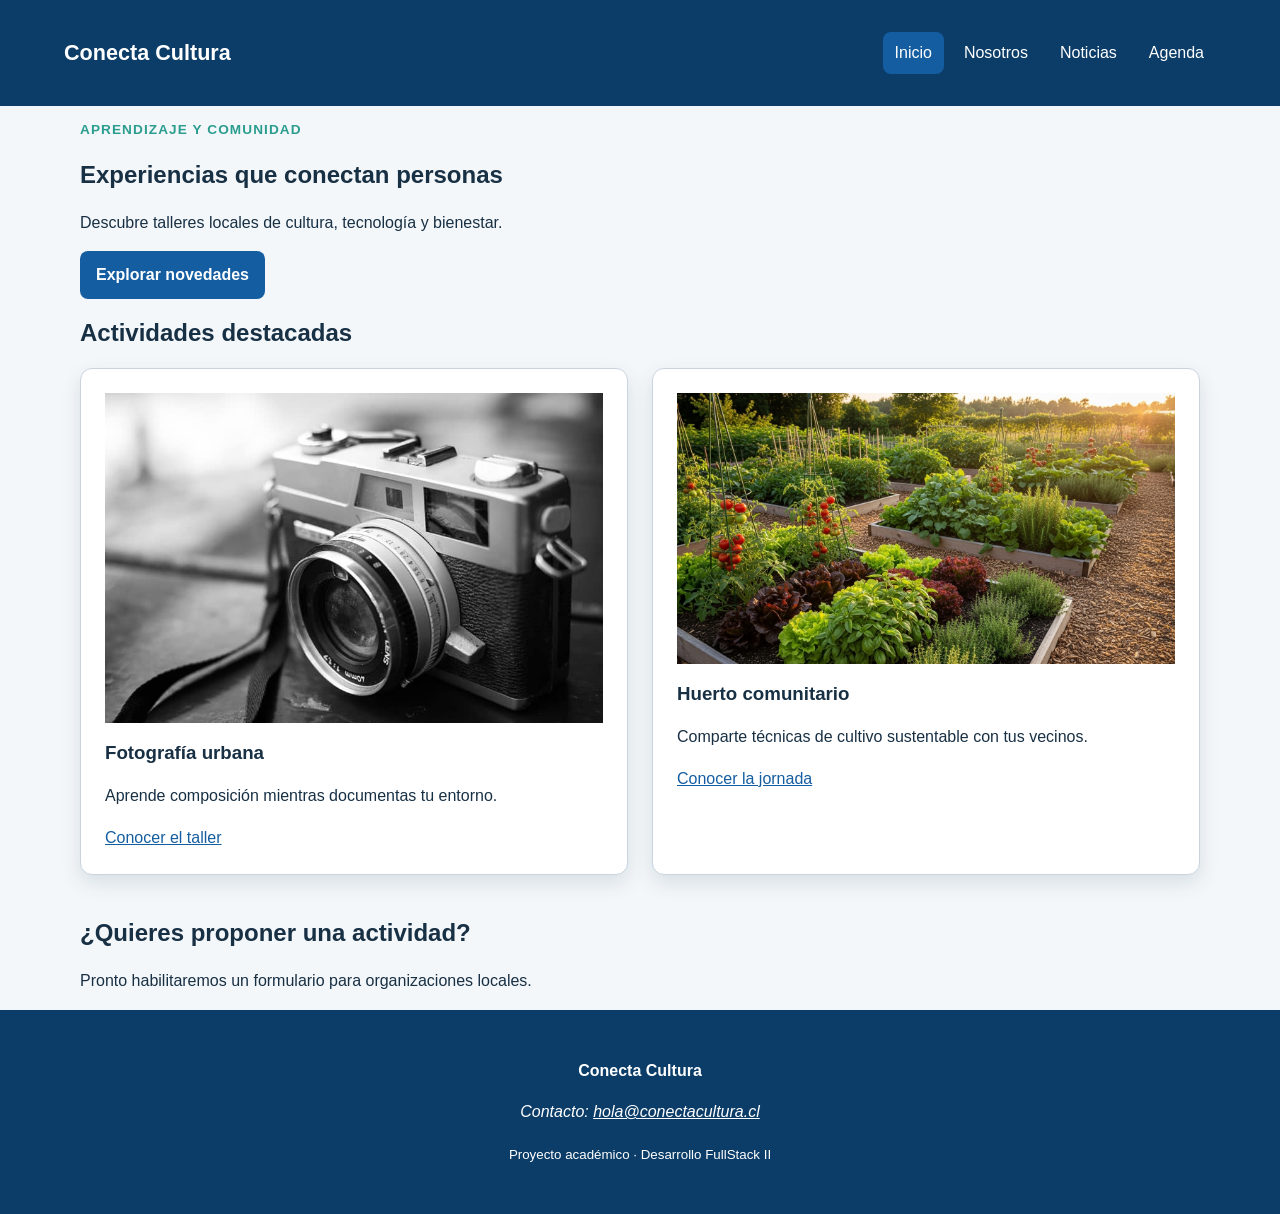
<file: index.html>
<!DOCTYPE html>
<html lang="es">
<head>
  <meta charset="UTF-8">
  <meta name="viewport" content="width=device-width, initial-scale=1.0">
  <meta name="description" content="Talleres y actividades de Conecta Cultura">
  <title>Inicio | Conecta Cultura</title>
  <link rel="stylesheet" href="assets/css/estilos.css">
</head>
<body>
  <a class="salto-contenido" href="#contenido-principal">Ir al contenido</a>
  <header class="cabecera-sitio">
    <a class="marca" href="index.html">Conecta Cultura</a>
    <nav aria-label="Navegación principal">
      <ul class="menu">
        <li><a href="index.html" aria-current="page">Inicio</a></li>
        <li><a href="nosotros.html">Nosotros</a></li>
        <li><a href="noticias.html">Noticias</a></li>
        <li><a href="agenda.html">Agenda</a></li>
      </ul>
    </nav>
  </header>

  <main id="contenido-principal">
    <section class="presentacion">
      <p class="etiqueta">Aprendizaje y comunidad</p>
      <h1>Experiencias que conectan personas</h1>
      <p>Descubre talleres locales de cultura, tecnología y bienestar.</p>
      <a class="boton" href="noticias.html">Explorar novedades</a>
    </section>

    <section aria-labelledby="titulo-actividades">
      <h2 id="titulo-actividades">Actividades destacadas</h2>
      <div class="grilla-tarjetas">
        <article class="tarjeta">
          <img src="assets/img/fotografia.jpg"
               alt="Participantes fotografiando edificios del barrio">
          <h3>Fotografía urbana</h3>
          <p>Aprende composición mientras documentas tu entorno.</p>
          <a href="noticia-detalle-1.html">Conocer el taller</a>
        </article>
        <article class="tarjeta">
          <img src="assets/img/huerto.jpg"
               alt="Manos plantando una hierba en un huerto comunitario">
          <h3>Huerto comunitario</h3>
          <p>Comparte técnicas de cultivo sustentable con tus vecinos.</p>
          <a href="noticia-detalle-2.html">Conocer la jornada</a>
        </article>
      </div>
    </section>

    <aside class="aviso" aria-labelledby="titulo-aviso">
      <h2 id="titulo-aviso">¿Quieres proponer una actividad?</h2>
      <p>Pronto habilitaremos un formulario para organizaciones locales.</p>
    </aside>
  </main>

  <footer class="pie-sitio">
    <p><strong>Conecta Cultura</strong></p>
    <address>Contacto: <a href="mailto:hola@conectacultura.cl">hola@conectacultura.cl</a></address>
    <p><small>Proyecto académico · Desarrollo FullStack II</small></p>
  </footer>
  <script src="assets/js/app.js"></script>
</body>
</html>
</file>
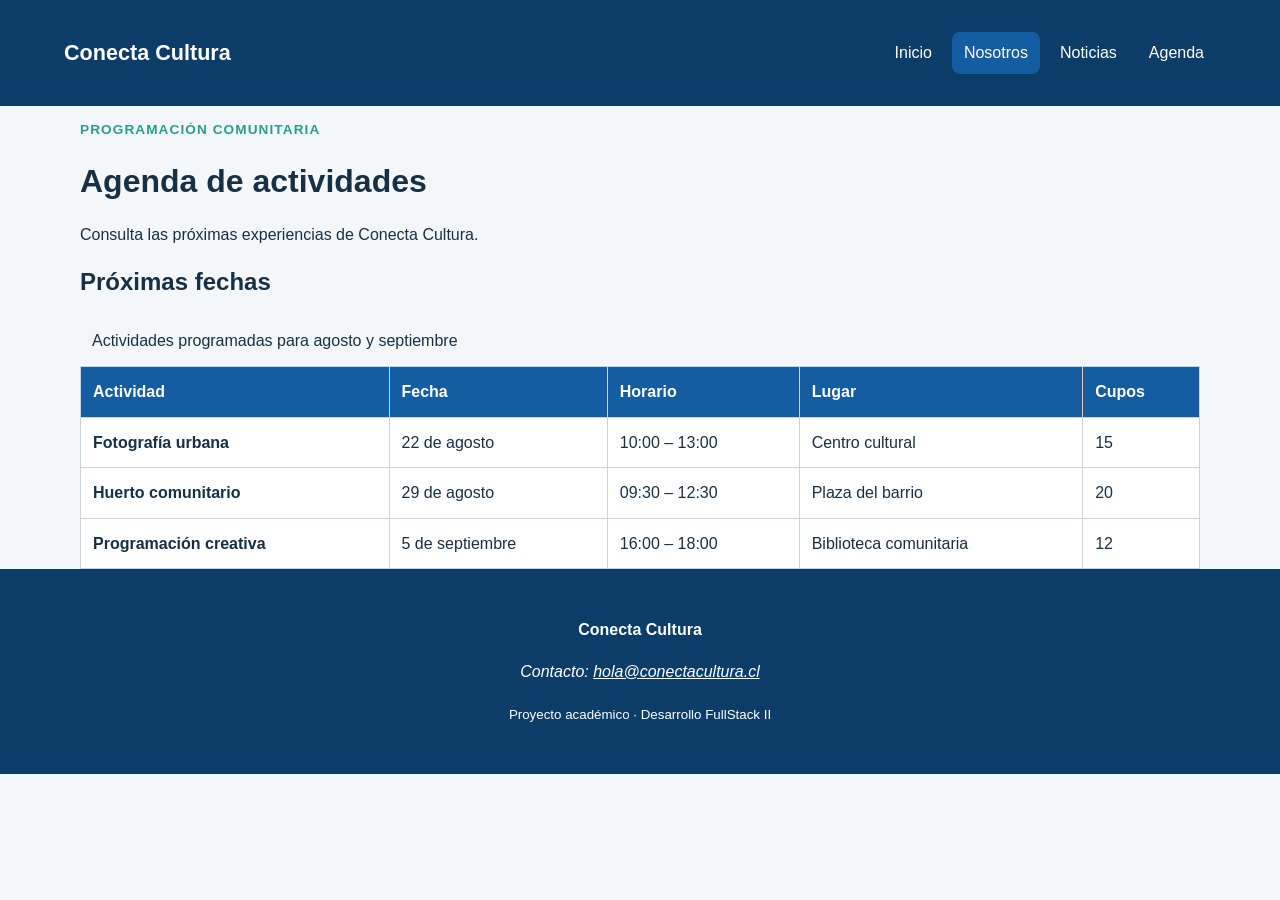
<file: agenda.html>
<!DOCTYPE html>
<html lang="es">
<head>
  <meta charset="UTF-8">
  <meta name="viewport" content="width=device-width, initial-scale=1.0">
  <meta name="description" content="Talleres y actividades de Conecta Cultura">
  <title>Agenda | Conecta Cultura</title>
  <link rel="stylesheet" href="assets/css/estilos.css">
</head>
<body>
  <a class="salto-contenido" href="#contenido-principal">Ir al contenido</a>
  <header class="cabecera-sitio">
    <a class="marca" href="index.html">Conecta Cultura</a>
    <nav aria-label="Navegación principal">
      <ul class="menu">
        <li><a href="index.html">Inicio</a></li>
        <li><a href="nosotros.html"  aria-current="page">Nosotros</a></li>
        <li><a href="noticias.html">Noticias</a></li>
        <li><a href="agenda.html">Agenda</a></li>
      </ul>
    </nav>
  </header>

<main id="contenido-principal">
  <header class="encabezado-pagina">
    <p class="etiqueta">Programación comunitaria</p>
    <h1>Agenda de actividades</h1>
    <p>Consulta las próximas experiencias de Conecta Cultura.</p>
  </header>

  <section aria-labelledby="titulo-agenda">
    <h2 id="titulo-agenda">Próximas fechas</h2>
    <div class="tabla-contenedor" tabindex="0" aria-label="Agenda desplazable horizontalmente">
      <table>
        <caption>Actividades programadas para agosto y septiembre</caption>
        <thead>
          <tr>
            <th scope="col">Actividad</th>
            <th scope="col">Fecha</th>
            <th scope="col">Horario</th>
            <th scope="col">Lugar</th>
            <th scope="col">Cupos</th>
          </tr>
        </thead>
        <tbody>
          <tr>
            <th scope="row">Fotografía urbana</th>
            <td><time datetime="2026-08-22">22 de agosto</time></td>
            <td><time datetime="10:00">10:00</time> – 13:00</td>
            <td>Centro cultural</td>
            <td>15</td>
          </tr>
          <tr>
            <th scope="row">Huerto comunitario</th>
            <td><time datetime="2026-08-29">29 de agosto</time></td>
            <td><time datetime="09:30">09:30</time> – 12:30</td>
            <td>Plaza del barrio</td>
            <td>20</td>
          </tr>
          <tr>
            <th scope="row">Programación creativa</th>
            <td><time datetime="2026-09-05">5 de septiembre</time></td>
            <td><time datetime="16:00">16:00</time> – 18:00</td>
            <td>Biblioteca comunitaria</td>
            <td>12</td>
          </tr>
        </tbody>
      </table>
    </div>
  </section>
</main>


  <footer class="pie-sitio">
    <p><strong>Conecta Cultura</strong></p>
    <address>Contacto: <a href="mailto:hola@conectacultura.cl">hola@conectacultura.cl</a></address>
    <p><small>Proyecto académico · Desarrollo FullStack II</small></p>
  </footer>
  <script src="assets/js/app.js"></script>
</body>
</html>
</file>
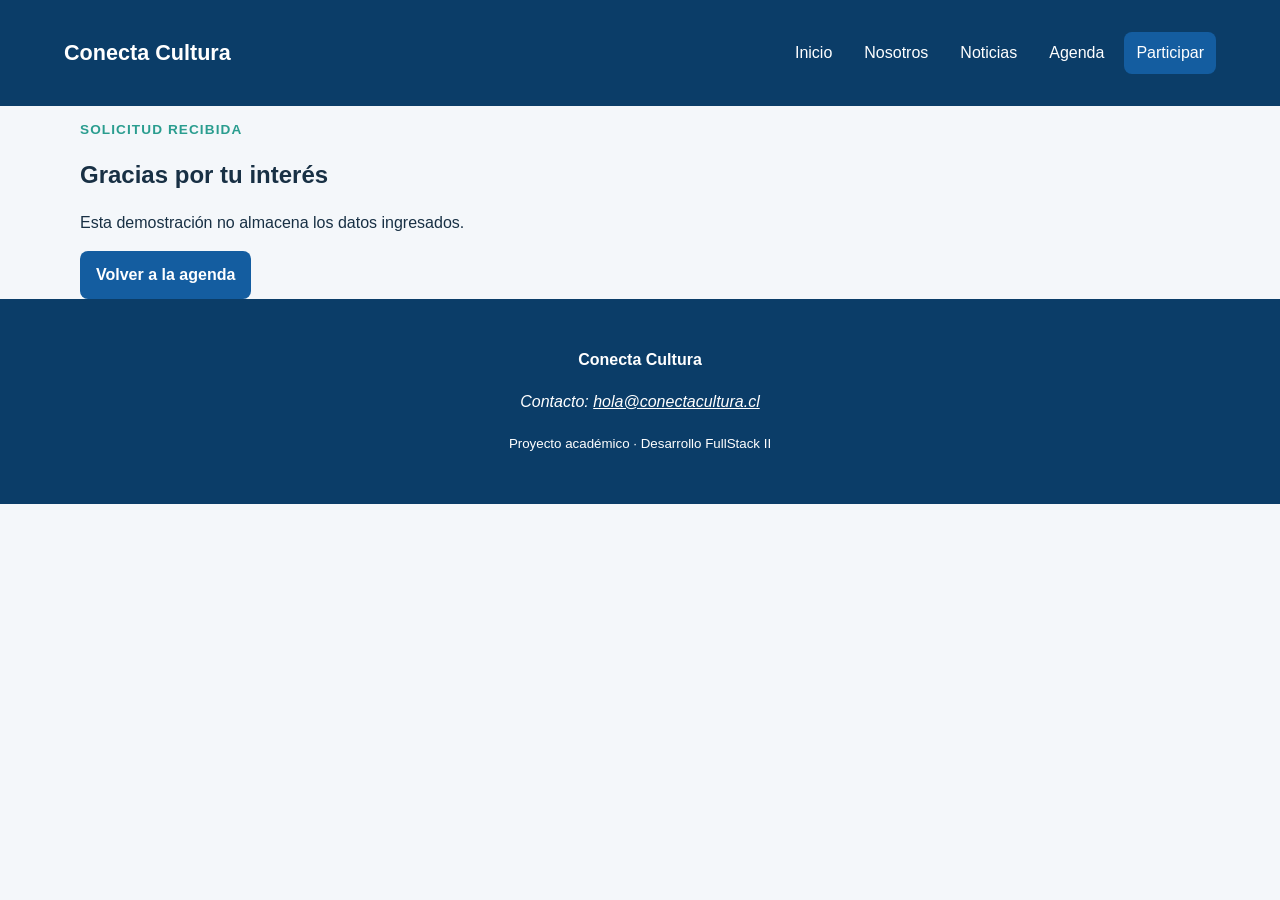
<file: confirmacion.html>
<!DOCTYPE html>
<html lang="es">
<head>
  <meta charset="UTF-8">
  <meta name="viewport" content="width=device-width, initial-scale=1.0">
  <meta name="description" content="Talleres y actividades de Conecta Cultura">
  <title>Nosotros | Conecta Cultura</title>
  <link rel="stylesheet" href="assets/css/estilos.css">
</head>
<body>
  <a class="salto-contenido" href="#contenido-principal">Ir al contenido</a>
  <header class="cabecera-sitio">
    <a class="marca" href="index.html">Conecta Cultura</a>
    <nav aria-label="Navegación principal">
      <ul class="menu">
        <li><a href="index.html">Inicio</a></li>
        <li><a href="nosotros.html">Nosotros</a></li>
        <li><a href="noticias.html">Noticias</a></li>
        <li><a href="agenda.html">Agenda</a></li>
        <li><a href="participar.html" aria-current="page">Participar</a></li>
      </ul>
    </nav>
  </header>

<main id="contenido-principal">
  <section class="mensaje-confirmacion">
    <p class="etiqueta">Solicitud recibida</p>
    <h1>Gracias por tu interés</h1>
    <p>Esta demostración no almacena los datos ingresados.</p>
    <a class="boton" href="agenda.html">Volver a la agenda</a>
  </section>
</main>


  <footer class="pie-sitio">
    <p><strong>Conecta Cultura</strong></p>
    <address>Contacto: <a href="mailto:hola@conectacultura.cl">hola@conectacultura.cl</a></address>
    <p><small>Proyecto académico · Desarrollo FullStack II</small></p>
  </footer>
  <script src="assets/js/app.js"></script>
</body>
</html>
</file>
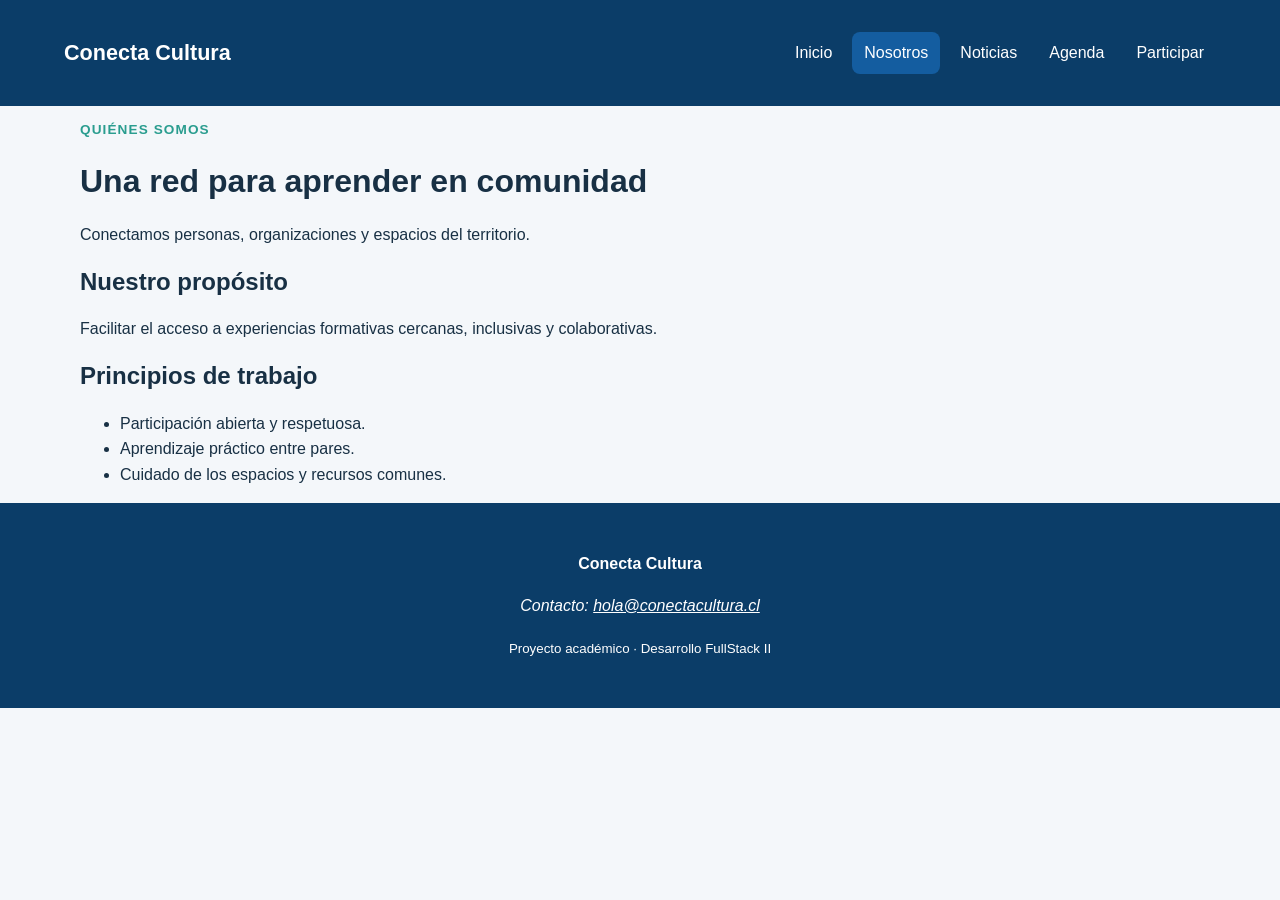
<file: nosotros.html>
<!DOCTYPE html>
<html lang="es">
<head>
  <meta charset="UTF-8">
  <meta name="viewport" content="width=device-width, initial-scale=1.0">
  <meta name="description" content="Talleres y actividades de Conecta Cultura">
  <title>Nosotros | Conecta Cultura</title>
  <link rel="stylesheet" href="assets/css/estilos.css">
</head>
<body>
  <a class="salto-contenido" href="#contenido-principal">Ir al contenido</a>
  <header class="cabecera-sitio">
    <a class="marca" href="index.html">Conecta Cultura</a>
    <nav aria-label="Navegación principal">
      <ul class="menu">
        <li><a href="index.html">Inicio</a></li>
        <li><a href="nosotros.html"  aria-current="page">Nosotros</a></li>
        <li><a href="noticias.html">Noticias</a></li>
        <li><a href="agenda.html">Agenda</a></li>
        <li><a href="participar.html">Participar</a></li>
      </ul>
    </nav>
  </header>

<main id="contenido-principal">
  <header class="encabezado-pagina">
    <p class="etiqueta">Quiénes somos</p>
    <h1>Una red para aprender en comunidad</h1>
    <p>Conectamos personas, organizaciones y espacios del territorio.</p>
  </header>

  <section aria-labelledby="titulo-proposito">
    <h2 id="titulo-proposito">Nuestro propósito</h2>
    <p>Facilitar el acceso a experiencias formativas cercanas,
       inclusivas y colaborativas.</p>
  </section>

  <section aria-labelledby="titulo-principios">
    <h2 id="titulo-principios">Principios de trabajo</h2>
    <ul>
      <li>Participación abierta y respetuosa.</li>
      <li>Aprendizaje práctico entre pares.</li>
      <li>Cuidado de los espacios y recursos comunes.</li>
    </ul>
  </section>
</main>


  <footer class="pie-sitio">
    <p><strong>Conecta Cultura</strong></p>
    <address>Contacto: <a href="mailto:hola@conectacultura.cl">hola@conectacultura.cl</a></address>
    <p><small>Proyecto académico · Desarrollo FullStack II</small></p>
  </footer>
  <script src="assets/js/app.js"></script>
</body>
</html>
</file>
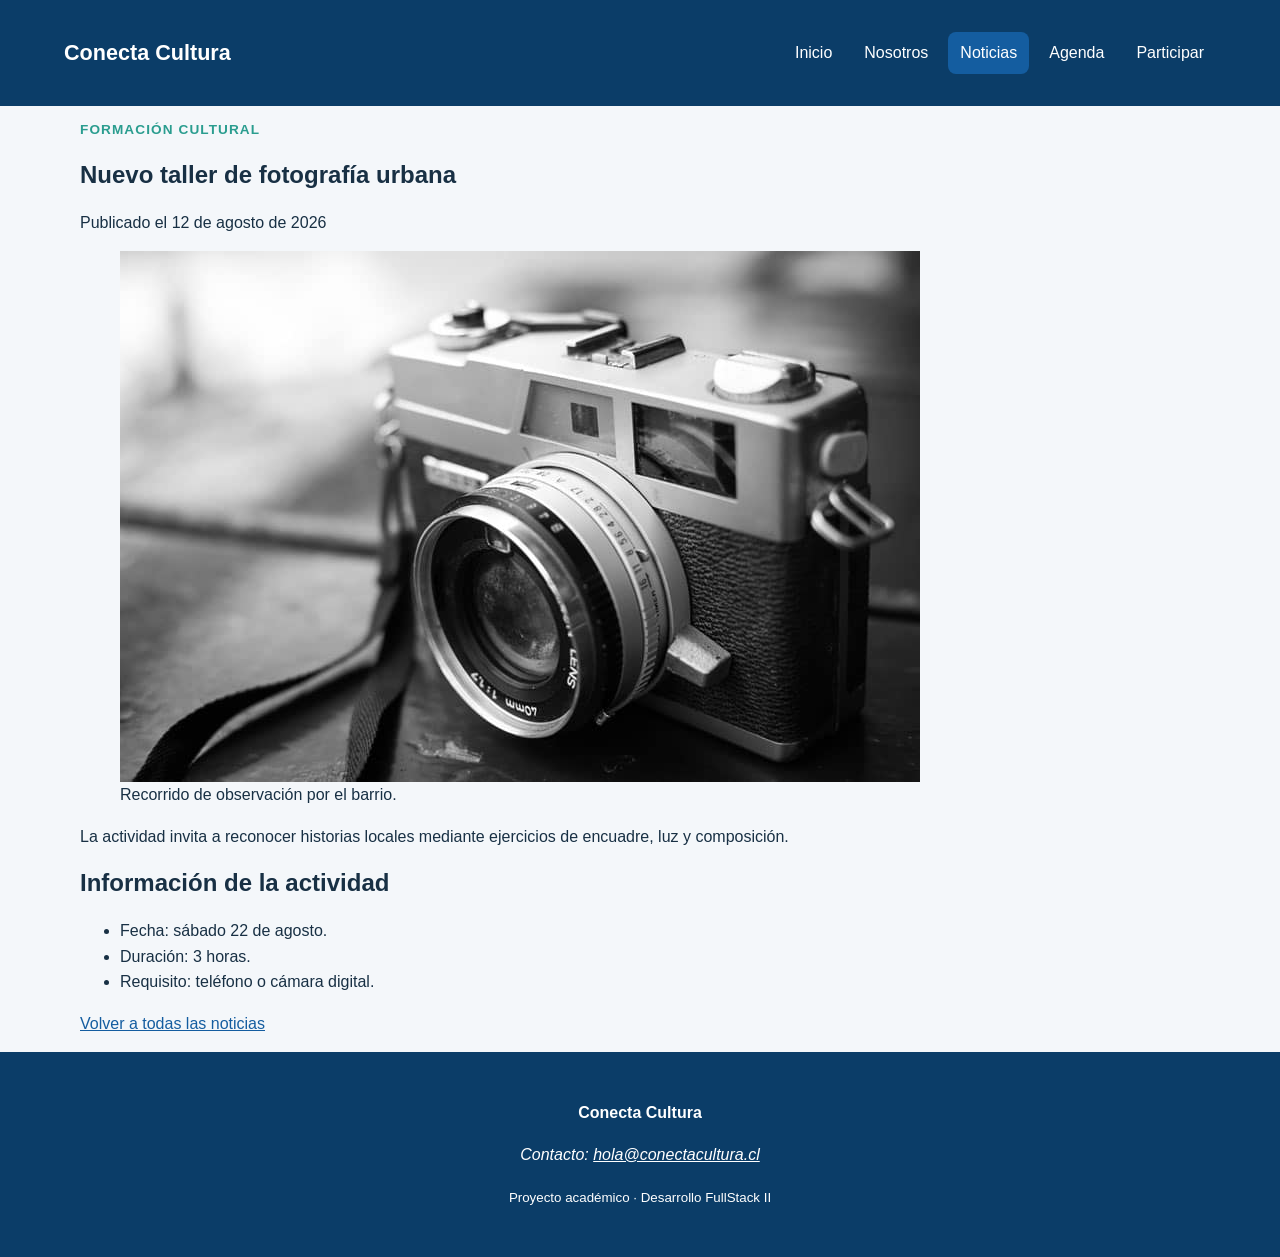
<file: noticia-detalle-1.html>
<!DOCTYPE html>
<html lang="es">
<head>
  <meta charset="UTF-8">
  <meta name="viewport" content="width=device-width, initial-scale=1.0">
  <meta name="description" content="Talleres y actividades de Conecta Cultura">
  <title>Detalle | Conecta Cultura</title>
  <link rel="stylesheet" href="assets/css/estilos.css">
</head>
<body>
  <a class="salto-contenido" href="#contenido-principal">Ir al contenido</a>
  <header class="cabecera-sitio">
    <a class="marca" href="index.html">Conecta Cultura</a>
    <nav aria-label="Navegación principal">
      <ul class="menu">
        <li><a href="index.html">Inicio</a></li>
        <li><a href="nosotros.html">Nosotros</a></li>
        <li><a href="noticias.html" aria-current="page">Noticias</a></li>
        <li><a href="agenda.html">Agenda</a></li>
        <li><a href="participar.html">Participar</a></li>
      </ul>
    </nav>
  </header>

<main id="contenido-principal">
  <article class="noticia-completa">
    <header>
      <p class="etiqueta">Formación cultural</p>
      <h1>Nuevo taller de fotografía urbana</h1>
      <p>Publicado el <time datetime="2026-08-12">12 de agosto de 2026</time></p>
    </header>

    <figure>
      <img src="assets/img/fotografia.jpg"
           alt="Grupo observando edificios durante una salida fotográfica">
      <figcaption>Recorrido de observación por el barrio.</figcaption>
    </figure>

    <p>La actividad invita a reconocer historias locales mediante
       ejercicios de encuadre, luz y composición.</p>
    <h2>Información de la actividad</h2>
    <ul>
      <li>Fecha: sábado 22 de agosto.</li>
      <li>Duración: 3 horas.</li>
      <li>Requisito: teléfono o cámara digital.</li>
    </ul>
    <p><a href="noticias.html">Volver a todas las noticias</a></p>
  </article>
</main>


  <footer class="pie-sitio">
    <p><strong>Conecta Cultura</strong></p>
    <address>Contacto: <a href="mailto:hola@conectacultura.cl">hola@conectacultura.cl</a></address>
    <p><small>Proyecto académico · Desarrollo FullStack II</small></p>
  </footer>
  <script src="assets/js/app.js"></script>
</body>
</html>
</file>
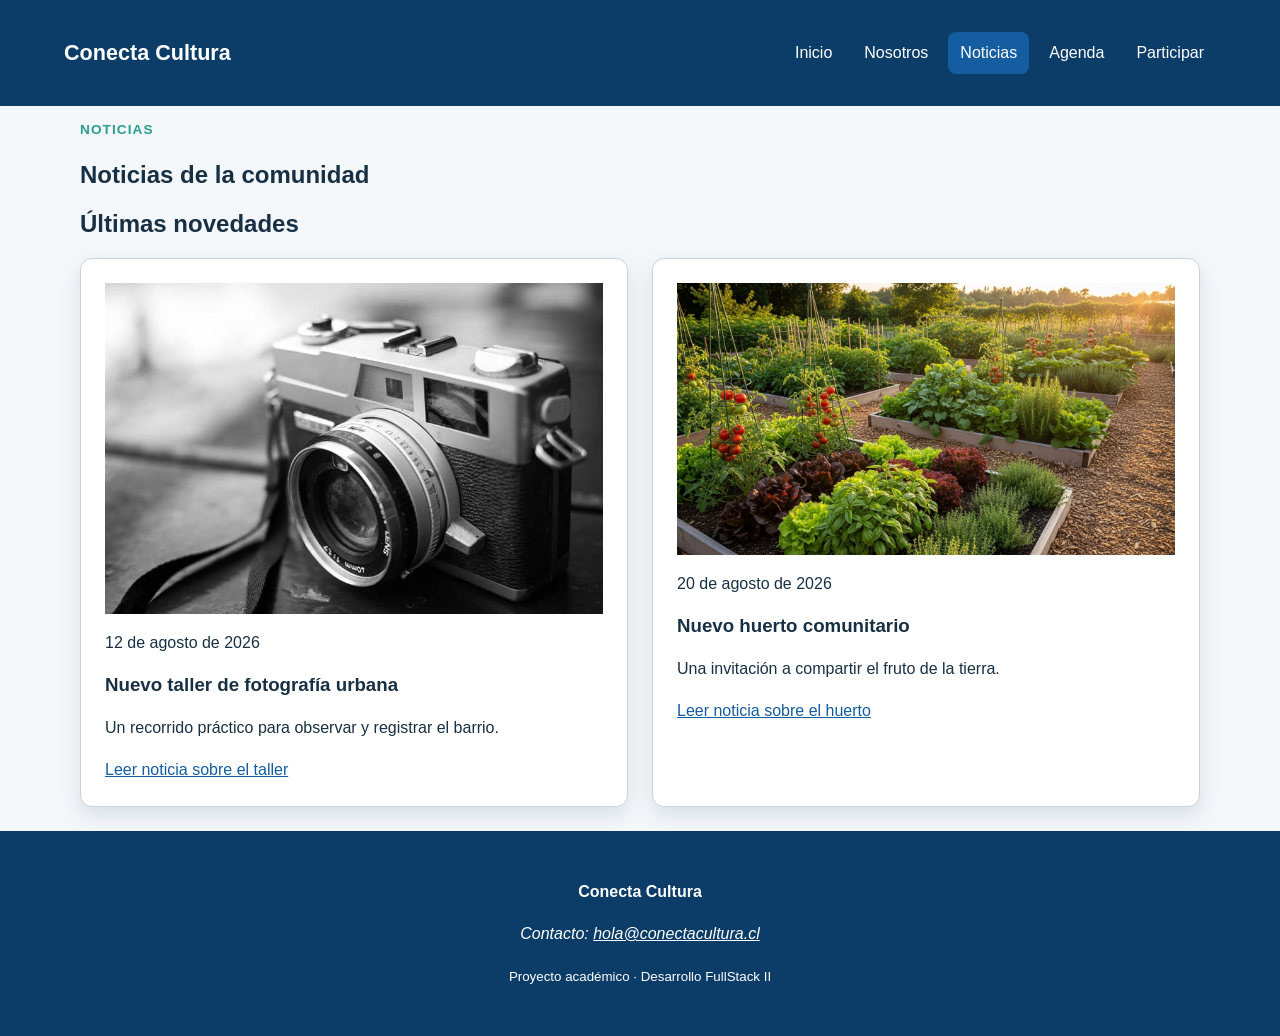
<file: noticias.html>
<!DOCTYPE html>
<html lang="es">
<head>
  <meta charset="UTF-8">
  <meta name="viewport" content="width=device-width, initial-scale=1.0">
  <meta name="description" content="Talleres y actividades de Conecta Cultura">
  <title>Noticias | Conecta Cultura</title>
  <link rel="stylesheet" href="assets/css/estilos.css">
</head>
<body>
  <a class="salto-contenido" href="#contenido-principal">Ir al contenido</a>
  <header class="cabecera-sitio">
    <a class="marca" href="index.html">Conecta Cultura</a>
    <nav aria-label="Navegación principal">
      <ul class="menu">
        <li><a href="index.html">Inicio</a></li>
        <li><a href="nosotros.html">Nosotros</a></li>
        <li><a href="noticias.html" aria-current="page">Noticias</a></li>
        <li><a href="agenda.html">Agenda</a></li>
        <li><a href="participar.html">Participar</a></li>
      </ul>
    </nav>
  </header>

  <main id="contenido-principal">
    <section class="presentacion">
      <p class="etiqueta">Noticias</p>
      <h1>Noticias de la comunidad</h1>
    </section>

    <section aria-labelledby="titulo-actividades">
      <h2 id="titulo-actividades">Últimas novedades</h2>
      <div class="grilla-tarjetas">
        <article class="tarjeta">
            <img src="assets/img/fotografia.jpg"
                alt="Participantes de un taller de fotografía urbana">
            <p><time datetime="2026-08-12">12 de agosto de 2026</time></p>
            <h3>Nuevo taller de fotografía urbana</h3>
            <p>Un recorrido práctico para observar y registrar el barrio.</p>
            <a href="noticia-detalle-1.html">Leer noticia sobre el taller</a>
        </article>
        <article class="tarjeta">
            <img src="assets/img/huerto.jpg"
                alt="Participantes de un huerto comunitario">
            <p><time datetime="2026-08-20">20 de agosto de 2026</time></p>
            <h3>Nuevo huerto comunitario</h3>
            <p>Una invitación a compartir el fruto de la tierra.</p>
            <a href="noticia-detalle-2.html">Leer noticia sobre el huerto</a>
        </article>
      </div>
    </section>
  </main>

  <footer class="pie-sitio">
    <p><strong>Conecta Cultura</strong></p>
    <address>Contacto: <a href="mailto:hola@conectacultura.cl">hola@conectacultura.cl</a></address>
    <p><small>Proyecto académico · Desarrollo FullStack II</small></p>
  </footer>
  <script src="assets/js/app.js"></script>
</body>
</html>
</file>
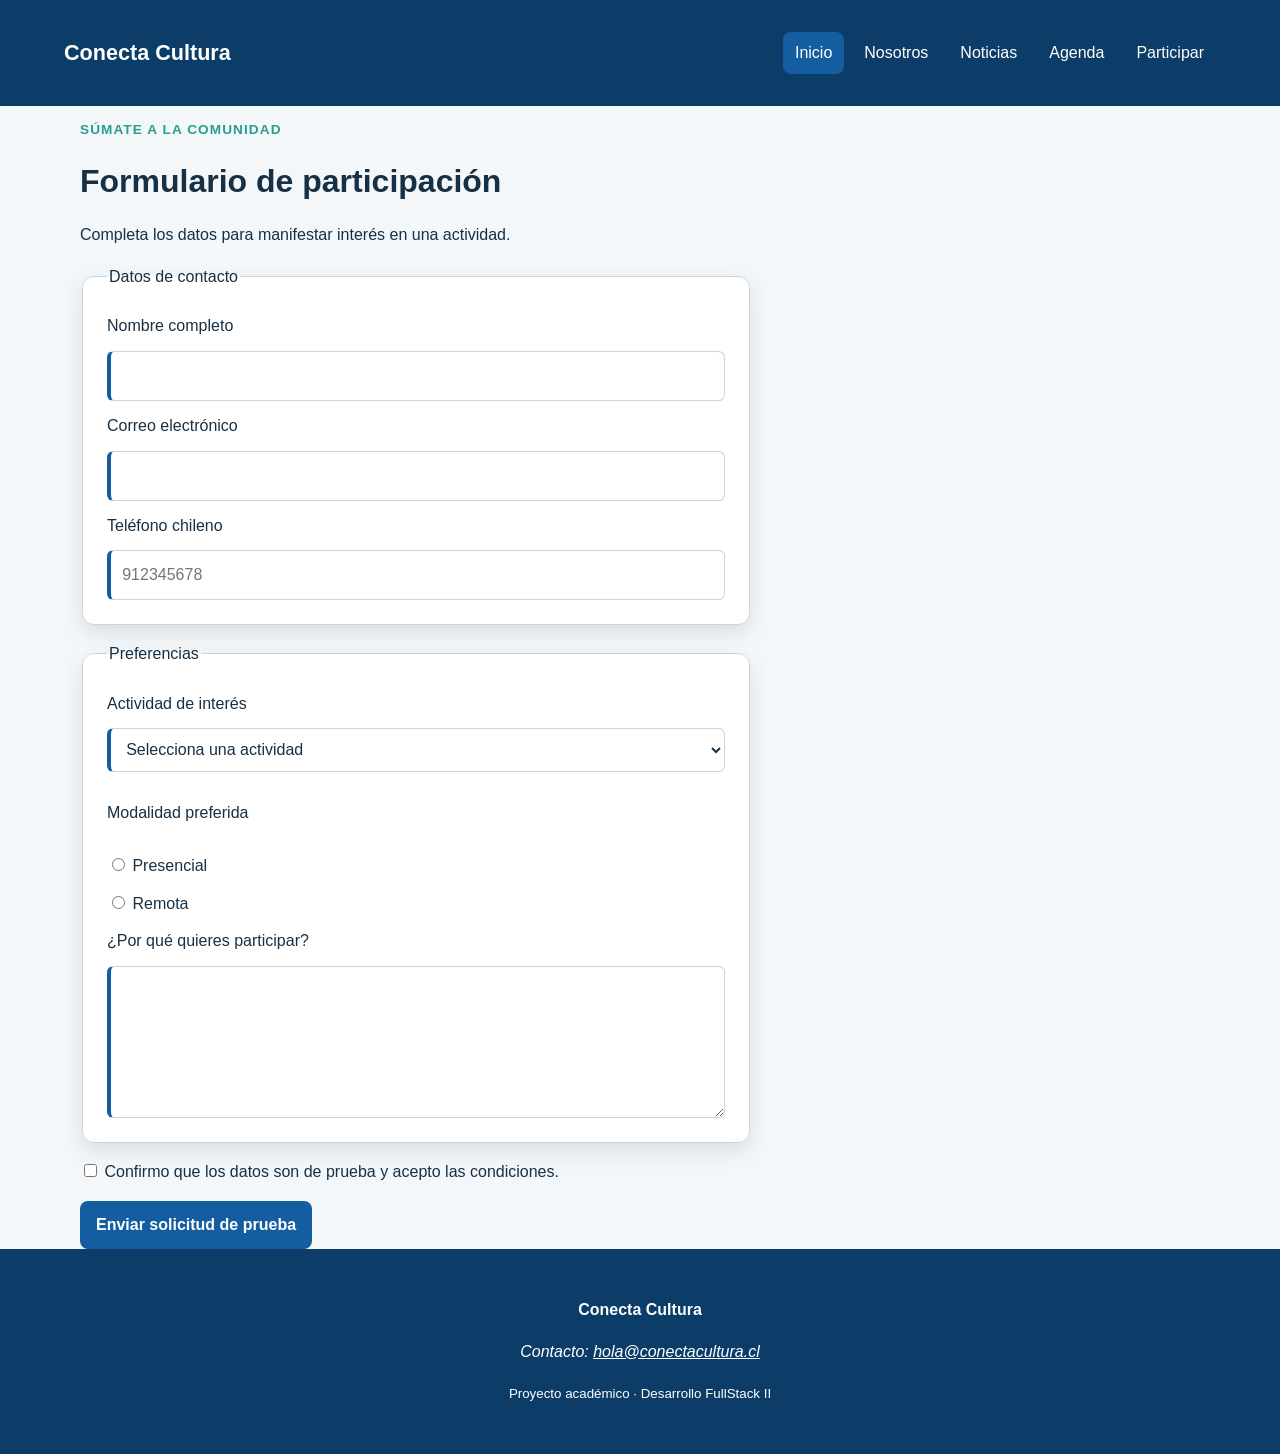
<file: participar.html>
<!DOCTYPE html>
<html lang="es">
<head>
  <meta charset="UTF-8">
  <meta name="viewport" content="width=device-width, initial-scale=1.0">
  <meta name="description" content="Talleres y actividades de Conecta Cultura">
  <title>Inicio | Conecta Cultura</title>
  <link rel="stylesheet" href="assets/css/estilos.css">
</head>
<body>
  <a class="salto-contenido" href="#contenido-principal">Ir al contenido</a>
  <header class="cabecera-sitio">
    <a class="marca" href="index.html">Conecta Cultura</a>
    <nav aria-label="Navegación principal">
      <ul class="menu">
        <li><a href="index.html" aria-current="page">Inicio</a></li>
        <li><a href="nosotros.html">Nosotros</a></li>
        <li><a href="noticias.html">Noticias</a></li>
        <li><a href="agenda.html">Agenda</a></li>
        <li><a href="participar.html">Participar</a></li>
      </ul>
    </nav>
  </header>

<main id="contenido-principal">
  <header class="encabezado-pagina">
    <p class="etiqueta">Súmate a la comunidad</p>
    <h1>Formulario de participación</h1>
    <p>Completa los datos para manifestar interés en una actividad.</p>
  </header>

  <form class="formulario" action="confirmacion.html" method="get">
    <fieldset>
      <legend>Datos de contacto</legend>

      <label for="nombre">Nombre completo</label>
      <input id="nombre" name="nombre" type="text" autocomplete="name" minlength="3" maxlength="80" required>

      <label for="correo">Correo electrónico</label>
      <input id="correo" name="correo" type="email" autocomplete="email" required>

      <label for="telefono">Teléfono chileno</label>
      <input id="telefono" name="telefono" type="tel" autocomplete="tel" placeholder="912345678" pattern="[0-9]{9}" title="Ingresa 9 dígitos" required>
    </fieldset>

    <fieldset>
      <legend>Preferencias</legend>

      <label for="actividad">Actividad de interés</label>
      <select id="actividad" name="actividad" required>
        <option value="">Selecciona una actividad</option>
        <option value="fotografia">Fotografía urbana</option>
        <option value="huerto">Huerto comunitario</option>
        <option value="programacion">Programación creativa</option>
      </select>

      <p>Modalidad preferida</p>
      <label>
        <input type="radio" name="modalidad" value="presencial" required> Presencial
      </label>
      <label>
        <input type="radio" name="modalidad" value="remota"> Remota
      </label>

      <label for="motivacion">¿Por qué quieres participar?</label>
      <textarea id="motivacion" name="motivacion" rows="5" minlength="20" maxlength="500" required></textarea>
    </fieldset>

    <label>
      <input type="checkbox" name="acepta_condiciones" required>
      Confirmo que los datos son de prueba y acepto las condiciones.
    </label>

    <button type="submit">Enviar solicitud de prueba</button>
  </form>
</main>

  <footer class="pie-sitio">
    <p><strong>Conecta Cultura</strong></p>
    <address>Contacto: <a href="mailto:hola@conectacultura.cl">hola@conectacultura.cl</a></address>
    <p><small>Proyecto académico · Desarrollo FullStack II</small></p>
  </footer>
  <script src="assets/js/app.js"></script>
</body>
</html>
</file>
<file: assets/css/estilos.css>
:root {
  --color-primario: #145da0;
  --color-primario-oscuro: #0b3d68;
  --color-secundario: #2a9d8f;
  --color-acento: #f4a261;
  --color-texto: #183044;
  --color-texto-suave: #526575;
  --color-fondo: #f4f7fa;
  --color-superficie: #ffffff;
  --color-borde: #c9d4de;
  --fuente-base: Arial, Helvetica, sans-serif;
  --radio: 0.75rem;
  --sombra: 0 0.5rem 1.25rem rgb(20 48 68 / 12%);
  --ancho-contenido: 72rem;
}

*,
*::before,
*::after {
  box-sizing: border-box;
}

html {
  scroll-behavior: smooth;
}

body {
  margin: 0;
  color: var(--color-texto);
  background: var(--color-fondo);
  font-family: var(--fuente-base);
  font-size: 1rem;
  line-height: 1.6;
}

img,
video {
  display: block;
  max-width: 100%;
  height: auto;
}

a {
  color: var(--color-primario);
}

h1,
h2,
h3 {
  line-height: 1.2;
}

/*main {
  width: min(100% - 2rem, var(--ancho-contenido));
  margin-inline: auto;
}

main {
  padding-block: 2rem 4rem;
}

section + section {
  margin-top: 3rem;
}*/

main {
  width: 90%;
  max-width: 70rem;
  margin-inline: auto;
}

/*.cabecera-sitio {
  padding: 1rem max(1rem, calc((100% - var(--ancho-contenido)) / 2));
  color: #ffffff;
  background: var(--color-primario-oscuro);
}*/ 
.cabecera-sitio {
  padding: 1rem 5%;
  color: #ffffff;
  background: var(--color-primario-oscuro);
}


.marca {
  color: #ffffff;
  font-size: 1.35rem;
  font-weight: 700;
  text-decoration: none;
}

.cabecera-sitio {
  display: flex;
  flex-direction: column;
  gap: 1rem;
}

.menu {
  display: flex;
  flex-direction: column;
  gap: 0.5rem;
}


@media (min-width: 48rem) {
  .cabecera-sitio {
    flex-direction: row;
    justify-content: space-between;
    align-items: center;
  }

  .menu {
    flex-direction: row;
    flex-wrap: wrap;
  }
}

/* .menu {
  display: flex;
  flex-wrap: wrap;
  gap: 0.5rem;
  margin: 1rem 0 0;
  padding: 0;
  list-style: none;
} */

/* .menu {
  display: flex;
  flex-direction: column;
  gap: 0.5rem;
  list-style: none;
} */
 .menu {
  display: flex;
  flex-direction: row;
  flex-wrap: wrap;
   list-style: none;
  gap: 0.5rem;
}



.menu a {
  display: inline-block;
  padding: 0.5rem 0.75rem;
  color: #ffffff;
  border-radius: 0.5rem;
  text-decoration: none;
}

.menu a:hover,
.menu a[aria-current="page"] {
  background: var(--color-primario);
}

.tarjeta {
  padding: 1.5rem;
  background: var(--color-superficie);
  border: 1px solid var(--color-borde);
  border-radius: var(--radio);
  box-shadow: var(--sombra);
}


/*.grilla-tarjetas {
  display: block;
}*/

.grilla-tarjetas {
  display: grid;
  grid-template-columns: repeat(auto-fit, minmax(16rem, 1fr));
  gap: 1.5rem;
}

@media (min-width: 48rem) {
  .grilla-tarjetas {
    grid-template-columns: 1fr 1fr;
  }
}

.tarjeta {
  margin-bottom: 1.5rem;
}


.etiqueta {
  margin-bottom: 0.25rem;
  color: var(--color-secundario);
  font-size: 0.85rem;
  font-weight: 700;
  letter-spacing: 0.08em;
  text-transform: uppercase;
}

.boton,
button {
  display: inline-block;
  width: fit-content;
  padding: 0.7rem 1rem;
  color: #ffffff;
  background: var(--color-primario);
  border: 0;
  border-radius: 0.5rem;
  font: inherit;
  font-weight: 700;
  text-decoration: none;
  cursor: pointer;
}

.boton:hover,
button:hover {
  background: var(--color-primario-oscuro);
}

.tabla-contenedor {
  max-width: 100%;
  overflow-x: auto;
}

table {
  width: 100%;
  border-collapse: collapse;
  background: var(--color-superficie);
}

caption,
th,
td {
  padding: 0.75rem;
  text-align: left;
}

th,
td {
  border: 1px solid var(--color-borde);
}

thead {
  color: #ffffff;
  background: var(--color-primario);
}

.formulario {
  display: grid;
  gap: 1rem;
  max-width: 42rem;
}

.formulario fieldset {
  display: grid;
  gap: 0.75rem;
  padding: 1.5rem;
  background: var(--color-superficie);
  border: 1px solid var(--color-borde);
  border-radius: var(--radio);
  box-shadow: var(--sombra);
}

.formulario input,
.formulario select,
.formulario textarea {
  width: 100%;
  padding: 0.7rem;
  color: inherit;
  background: #ffffff;
  border: 1px solid var(--color-borde);
  border-radius: 0.4rem;
  font: inherit;
}

.formulario input[type="radio"],
.formulario input[type="checkbox"] {
  width: auto;
}

:focus-visible {
  outline: 3px solid var(--color-acento);
  outline-offset: 3px;
}

input:required,
select:required,
textarea:required {
  border-left: 0.3rem solid var(--color-primario);
}

input:focus,
select:focus,
textarea:focus {
  border-color: var(--color-primario);
}

.salto-contenido {
  position: absolute;
  padding: 0.6rem 1rem;
  color: #ffffff;
  background: var(--color-primario-oscuro);
  transform: translateY(-150%);
}

.salto-contenido:focus {
  transform: translateY(0);
}

.pie-sitio {
  padding: 2rem;
  color: #ffffff;
  background: var(--color-primario-oscuro);
  text-align: center;
}

.pie-sitio a {
  color: #ffffff;
}
</file>
